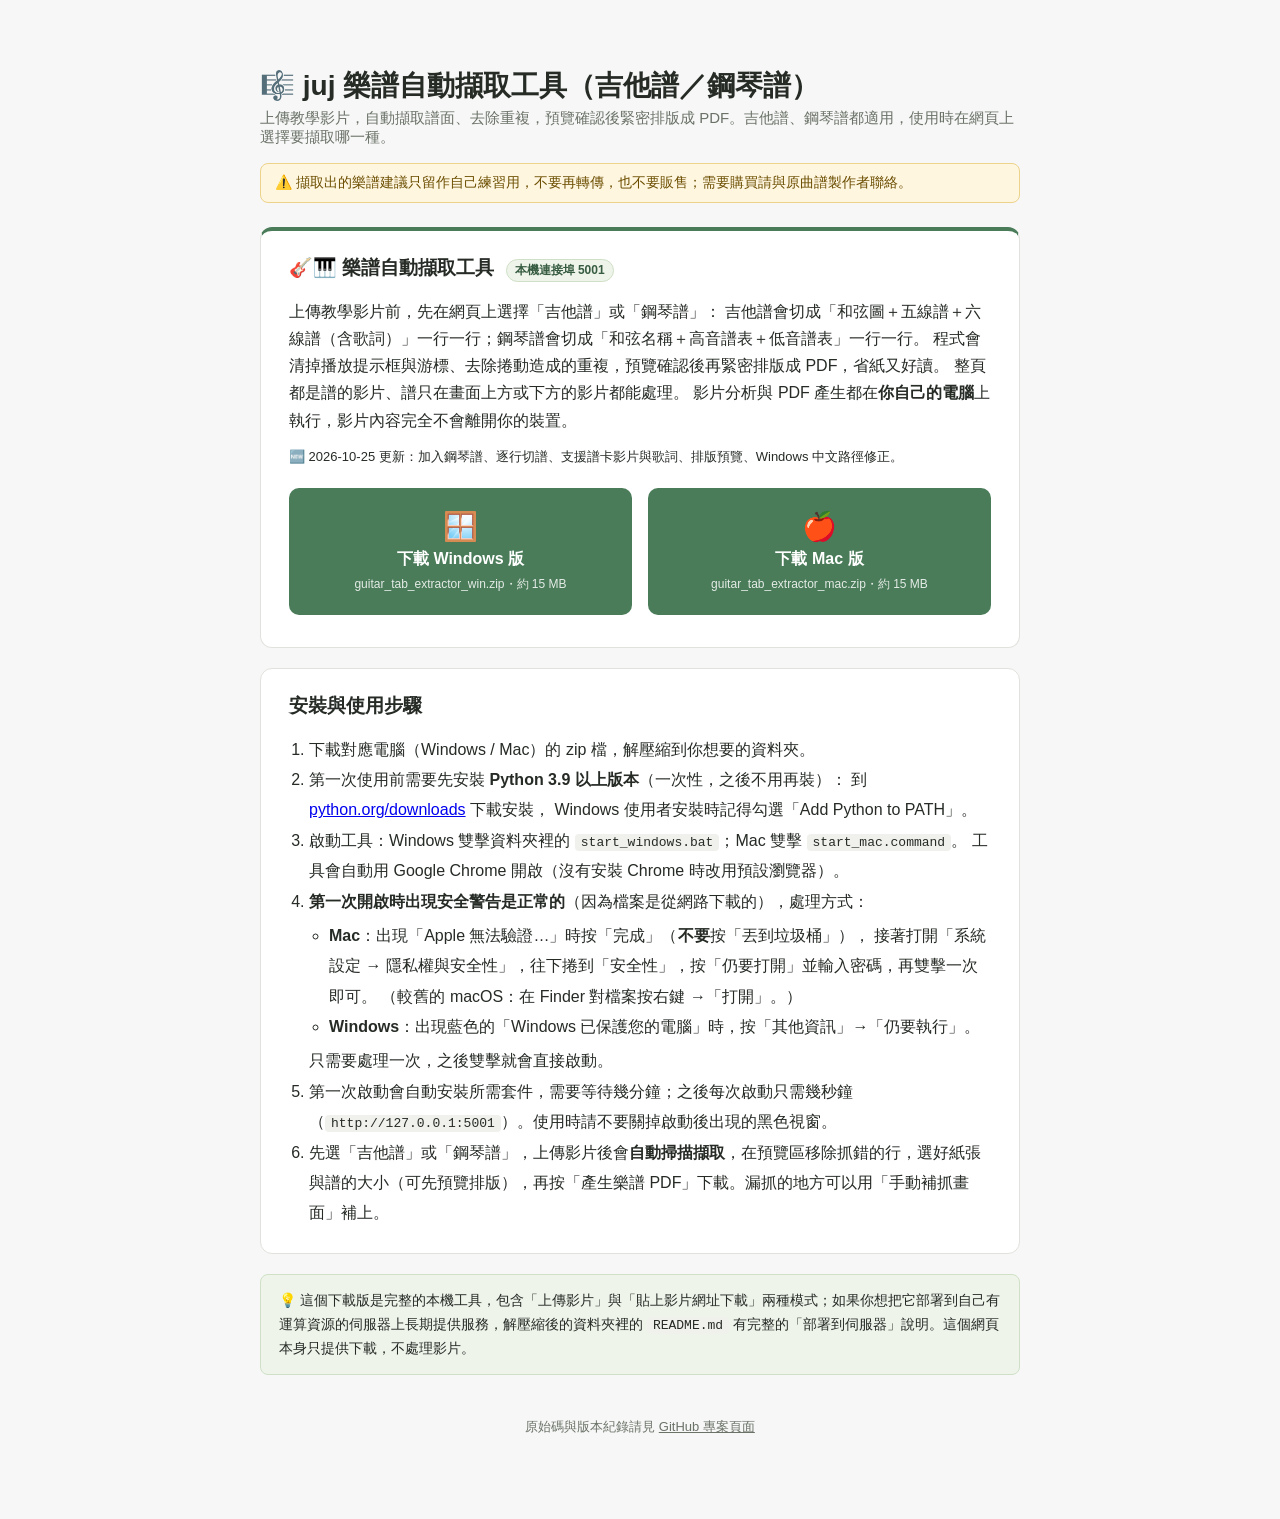
<file: site/index.html>
<!doctype html>
<html lang="zh-Hant">
<head>
<meta charset="utf-8">
<meta name="viewport" content="width=device-width, initial-scale=1">
<title>juj 樂譜自動擷取工具</title>
<style>
  :root {
    --bg: #f6f7f6;
    --card: #ffffff;
    --text: #262b26;
    --muted: #6b7268;
    --border: #e0e3dd;
    --guitar: #4a7c59;
    --guitar-dark: #375c41;
    --guitar-tint: #eef4ea;
    --guitar-tint-border: #cfe0c6;
    --piano: #3d5a99;
    --piano-dark: #2d4478;
    --piano-tint: #eaeef7;
    --piano-tint-border: #c6d0e6;
  }
  * { box-sizing: border-box; }
  body {
    margin: 0;
    font-family: -apple-system, "Segoe UI", "PingFang TC", "Microsoft JhengHei", sans-serif;
    background: var(--bg);
    color: var(--text);
  }
  .wrap { max-width: 800px; margin: 0 auto; padding: 48px 20px 80px; }
  h1 { font-size: 28px; margin-bottom: 4px; }
  .sub { color: var(--muted); margin-top: 0; margin-bottom: 32px; font-size: 15px; }
  .card {
    background: var(--card);
    border: 1px solid var(--border);
    border-radius: 12px;
    padding: 24px 28px;
    margin-bottom: 20px;
  }
  .card h2 { margin-top: 0; font-size: 19px; }
  .card p { line-height: 1.7; color: var(--text); }
  .tool-card { border-top: 4px solid var(--tool-color); }
  .tool-card.guitar { --tool-color: var(--guitar); }
  .tool-card.piano { --tool-color: var(--piano); }
  .downloads {
    display: grid;
    grid-template-columns: 1fr 1fr;
    gap: 16px;
    margin: 20px 0 8px;
  }
  @media (max-width: 560px) {
    .downloads { grid-template-columns: 1fr; }
  }
  .dl-btn {
    display: flex;
    flex-direction: column;
    align-items: center;
    justify-content: center;
    gap: 6px;
    color: white;
    text-decoration: none;
    border-radius: 10px;
    padding: 22px 16px;
    font-size: 16px;
    font-weight: 600;
    transition: background 0.15s;
  }
  .guitar .dl-btn { background: var(--guitar); }
  .guitar .dl-btn:hover { background: var(--guitar-dark); }
  .piano .dl-btn { background: var(--piano); }
  .piano .dl-btn:hover { background: var(--piano-dark); }
  .dl-btn .icon { font-size: 28px; }
  .dl-btn .size { font-size: 12px; font-weight: 400; opacity: 0.85; }
  .steps {
    margin: 0;
    padding-left: 20px;
    line-height: 1.9;
    color: var(--text);
  }
  .note {
    background: var(--guitar-tint);
    border: 1px solid var(--guitar-tint-border);
    border-radius: 8px;
    padding: 14px 18px;
    font-size: 14px;
    color: var(--text);
    line-height: 1.7;
  }
  code {
    background: #f0f1ec;
    padding: 1px 6px;
    border-radius: 4px;
    font-size: 13px;
  }
  .updated { font-size: 13px; color: var(--muted); margin: -4px 0 0; }
  .steps ul { padding-left: 20px; margin: 4px 0; }
  .warn { background:#fff6e0; border:1px solid #ecd28a; color:#6b4e00; border-radius:8px; padding:10px 14px; font-size:14px; margin:-16px 0 24px; }
  .port-tag {
    display: inline-block;
    font-size: 12px;
    font-weight: 600;
    padding: 2px 8px;
    border-radius: 999px;
    margin-left: 6px;
  }
  .guitar .port-tag { background: var(--guitar-tint); color: var(--guitar-dark); border: 1px solid var(--guitar-tint-border); }
  .piano .port-tag { background: var(--piano-tint); color: var(--piano-dark); border: 1px solid var(--piano-tint-border); }
  footer {
    text-align: center;
    color: var(--muted);
    font-size: 13px;
    margin-top: 40px;
    line-height: 1.8;
  }
  footer a { color: var(--muted); }
</style>
</head>
<body>
  <div class="wrap">
    <h1>🎼 juj 樂譜自動擷取工具（吉他譜／鋼琴譜）</h1>
    <p class="sub">上傳教學影片，自動擷取譜面、去除重複，預覽確認後緊密排版成 PDF。吉他譜、鋼琴譜都適用，使用時在網頁上選擇要擷取哪一種。</p>
    <div class="warn">⚠️ 擷取出的樂譜建議只留作自己練習用，不要再轉傳，也不要販售；需要購買請與原曲譜製作者聯絡。</div>

    <!-- 吉他 -->
    <div class="card tool-card guitar">
      <h2>🎸🎹 樂譜自動擷取工具 <span class="port-tag">本機連接埠 5001</span></h2>
      <p>
        上傳教學影片前，先在網頁上選擇「吉他譜」或「鋼琴譜」：
        吉他譜會切成「和弦圖＋五線譜＋六線譜（含歌詞）」一行一行；鋼琴譜會切成「和弦名稱＋高音譜表＋低音譜表」一行一行。
        程式會清掉播放提示框與游標、去除捲動造成的重複，預覽確認後再緊密排版成 PDF，省紙又好讀。
        整頁都是譜的影片、譜只在畫面上方或下方的影片都能處理。
        影片分析與 PDF 產生都在<strong>你自己的電腦</strong>上執行，影片內容完全不會離開你的裝置。
      </p>
      <p class="updated">🆕 2026-10-25 更新：加入鋼琴譜、逐行切譜、支援譜卡影片與歌詞、排版預覽、Windows 中文路徑修正。</p>
      <div class="downloads">
        <a class="dl-btn" href="downloads/guitar_tab_extractor_win.zip">
          <span class="icon">🪟</span>
          <span>下載 Windows 版</span>
          <span class="size">guitar_tab_extractor_win.zip・約 15 MB</span>
        </a>
        <a class="dl-btn" href="downloads/guitar_tab_extractor_mac.zip">
          <span class="icon">🍎</span>
          <span>下載 Mac 版</span>
          <span class="size">guitar_tab_extractor_mac.zip・約 15 MB</span>
        </a>
      </div>
    </div>

    <div class="card">
      <h2>安裝與使用步驟</h2>
      <ol class="steps">
        <li>下載對應電腦（Windows / Mac）的 zip 檔，解壓縮到你想要的資料夾。</li>
        <li>
          第一次使用前需要先安裝 <strong>Python 3.9 以上版本</strong>（一次性，之後不用再裝）：
          到 <a href="https://www.python.org/downloads/" target="_blank" rel="noopener">python.org/downloads</a> 下載安裝，
          Windows 使用者安裝時記得勾選「Add Python to PATH」。
        </li>
        <li>
          啟動工具：Windows 雙擊資料夾裡的 <code>start_windows.bat</code>；Mac 雙擊 <code>start_mac.command</code>。
          工具會自動用 Google Chrome 開啟（沒有安裝 Chrome 時改用預設瀏覽器）。
        </li>
        <li>
          <strong>第一次開啟時出現安全警告是正常的</strong>（因為檔案是從網路下載的），處理方式：
          <ul>
            <li><strong>Mac</strong>：出現「Apple 無法驗證…」時按「完成」（<strong>不要</strong>按「丟到垃圾桶」），
              接著打開「系統設定 → 隱私權與安全性」，往下捲到「安全性」，按「仍要打開」並輸入密碼，再雙擊一次即可。
              （較舊的 macOS：在 Finder 對檔案按右鍵 →「打開」。）</li>
            <li><strong>Windows</strong>：出現藍色的「Windows 已保護您的電腦」時，按「其他資訊」→「仍要執行」。</li>
          </ul>
          只需要處理一次，之後雙擊就會直接啟動。
        </li>
        <li>第一次啟動會自動安裝所需套件，需要等待幾分鐘；之後每次啟動只需幾秒鐘（<code>http://127.0.0.1:5001</code>）。使用時請不要關掉啟動後出現的黑色視窗。</li>
        <li>先選「吉他譜」或「鋼琴譜」，上傳影片後會<strong>自動掃描擷取</strong>，在預覽區移除抓錯的行，選好紙張與譜的大小（可先預覽排版），再按「產生樂譜 PDF」下載。漏抓的地方可以用「手動補抓畫面」補上。</li>
      </ol>
    </div>

    <div class="note">
      💡 這個下載版是完整的本機工具，包含「上傳影片」與「貼上影片網址下載」兩種模式；如果你想把它部署到自己有運算資源的伺服器上長期提供服務，解壓縮後的資料夾裡的 <code>README.md</code> 有完整的「部署到伺服器」說明。這個網頁本身只提供下載，不處理影片。
    </div>

    <footer>
      原始碼與版本紀錄請見 <a href="https://github.com/juj58612/juj-guitar-tab-extractor-tool" target="_blank" rel="noopener">GitHub 專案頁面</a>
    </footer>
  </div>
</body>
</html>
</file>
